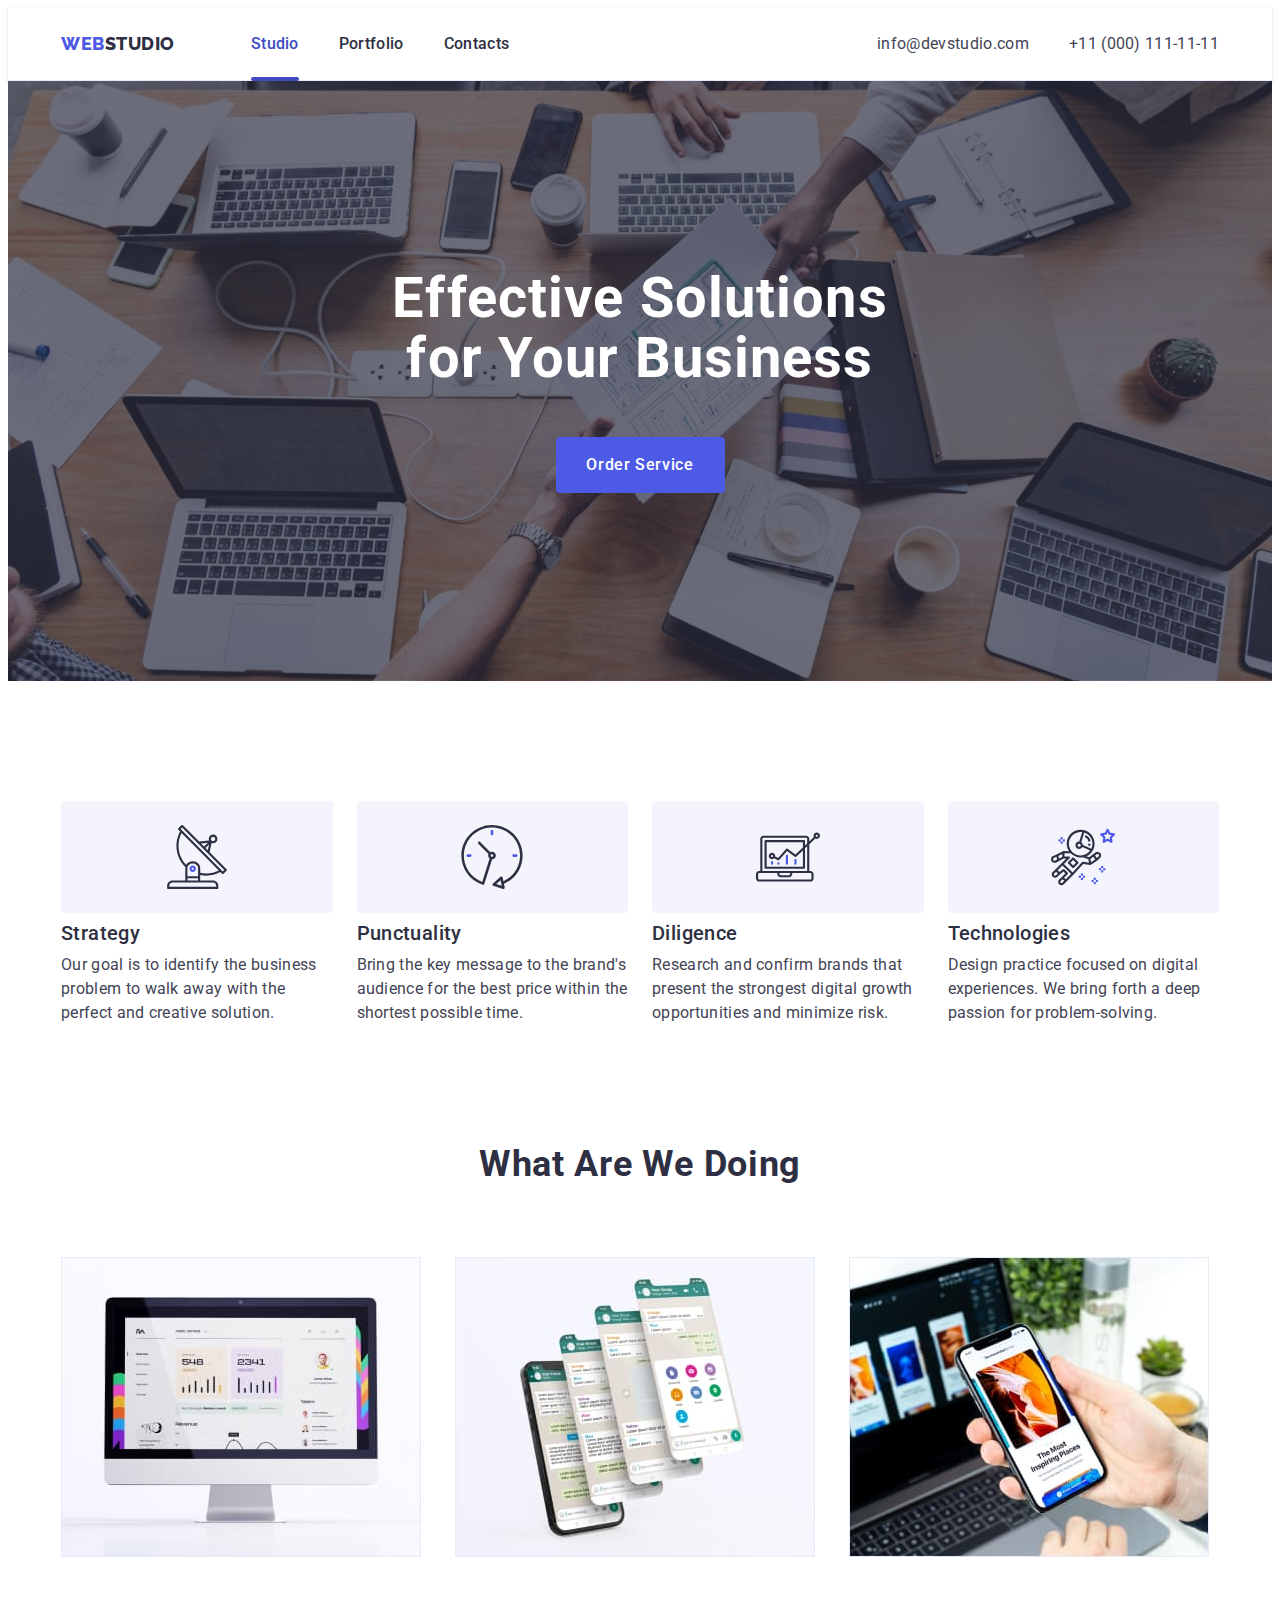
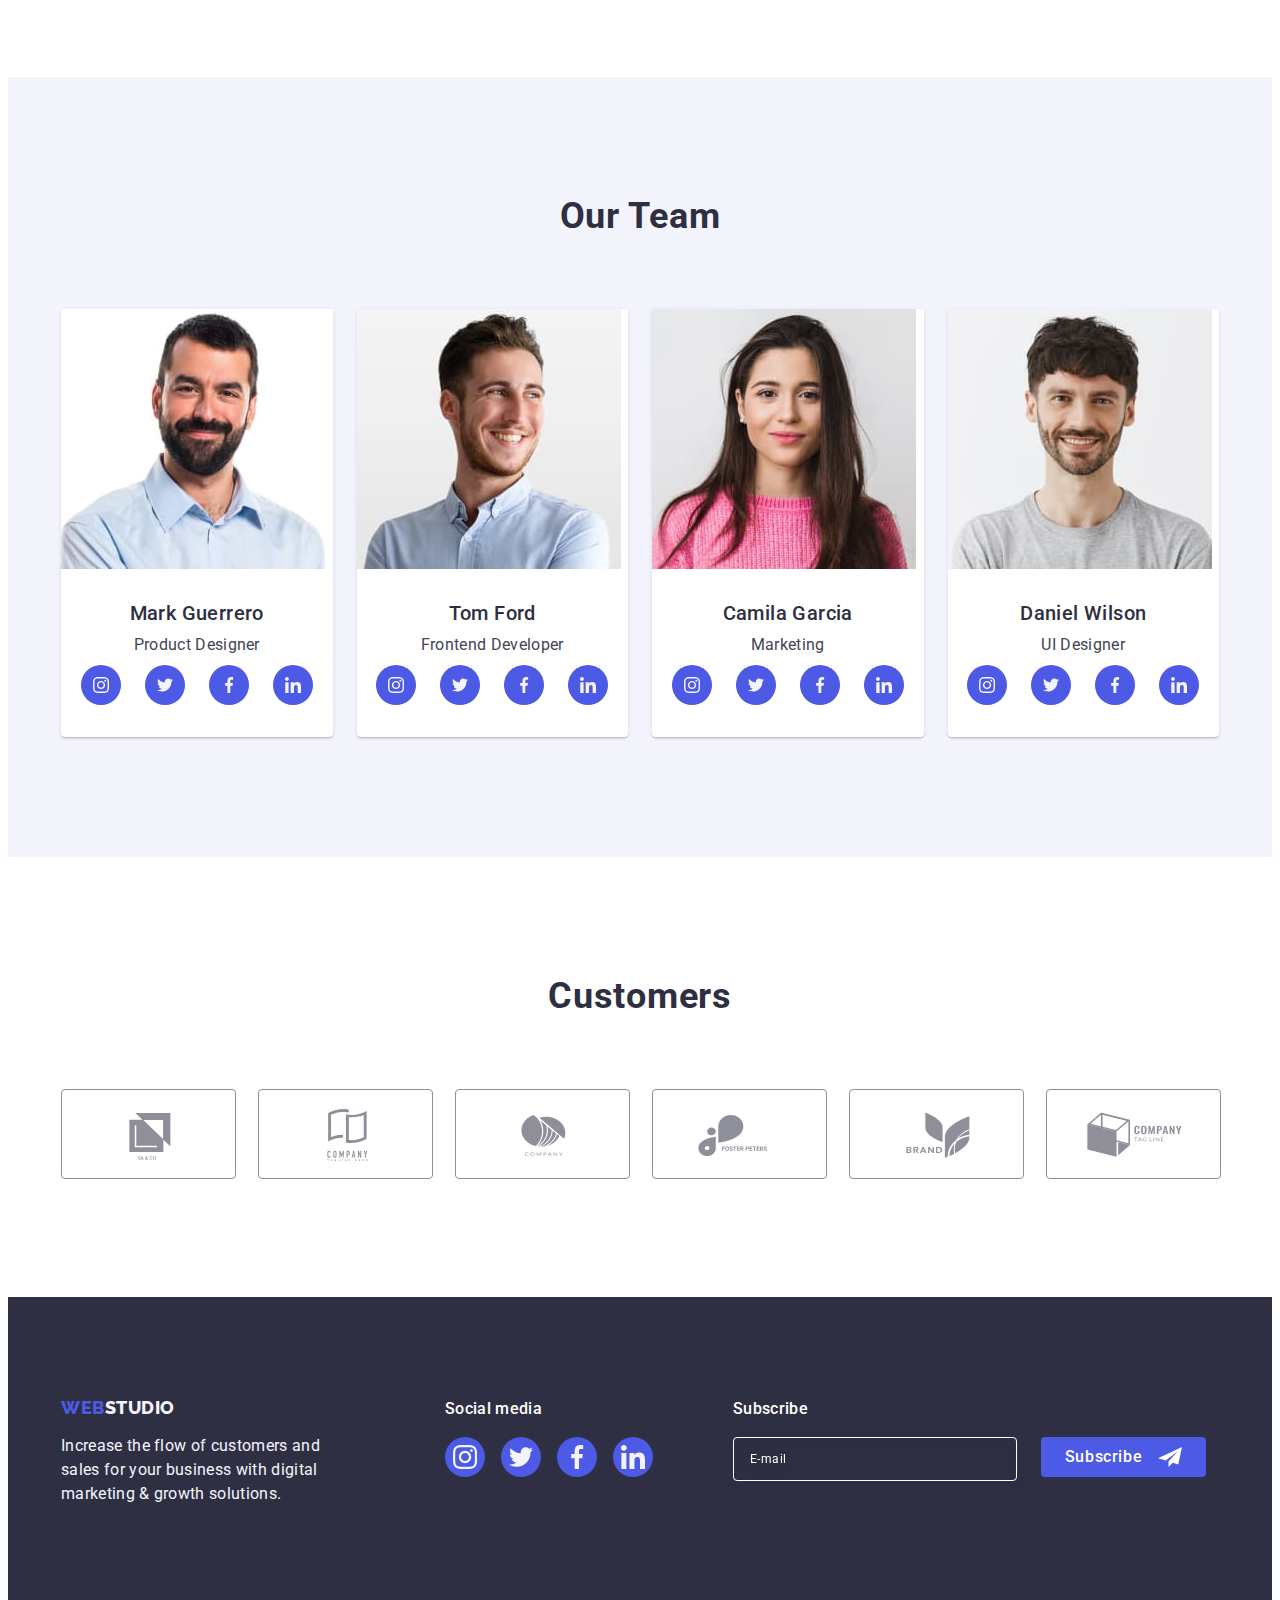
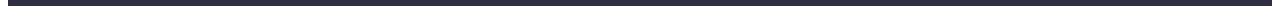
<file: index.html>
<!DOCTYPE html>
<html lang="en">
  <head>
    <meta charset="UTF-8" />
    <meta name="viewport" content="width=device-width, initial-scale=1.0" />
    <link rel="preconnect" href="https://fonts.googleapis.com" />
    <link rel="preconnect" href="https://fonts.gstatic.com" crossorigin />
    <link
      href="https://fonts.googleapis.com/css2?family=Raleway:wght@800&family=Roboto:wght@400;500;700;900&display=swap"
      rel="stylesheet"
    />
    <title>Document</title>
    <link
      rel="stylesheet"
      href="https://cdnjs.cloudflare.com/ajax/libs/modern-normalize/2.0.0/modern-normalize.min.css"
      integrity="sha512-4xo8blKMVCiXpTaLzQSLSw3KFOVPWhm/TRtuPVc4WG6kUgjH6J03IBuG7JZPkcWMxJ5huwaBpOpnwYElP/m6wg=="
      crossorigin="anonymous"
      referrerpolicy="no-referrer"
    />
    <link rel="stylesheet" href="./css/styles.css" />
  </head>
  <body>
    <!-- Header -->
    <header class="header-style">
      <div class="header-line-container container">
        <nav class="list nav-list">
          <a class="logo link" href="./index.html"
            >Web<span class="studio-color">Studio</span></a
          >
          <ul class="list nav-list-style">
            <li>
              <a class="list link nav-link current" href="./index.html">
                Studio
              </a>
            </li>
            <li>
              <a class="list link nav-link" href="./portfolio.html">
                Portfolio
              </a>
            </li>
            <li><a class="list link nav-link" href="">Contacts</a></li>
          </ul>
        </nav>
        <address class="address-list">
          <ul class="list nav-list-style">
            <li>
              <a class="address-link link" href="mailto:info@devstudio.com">
                info@devstudio.com
              </a>
            </li>
            <li>
              <a class="address-link link" href="tel:+110001111111">
                +11 (000) 111-11-11
              </a>
            </li>
          </ul>
        </address>
      </div>
    </header>

    <!-- Main content -->
    <main>
      <!-- Section 1 -->
      <section class="first-section-background">
        <div class="container">
          <h1 class="first-section-text">
            Effective Solutions for Your Business
          </h1>
          <button class="order-service-btn" type="button" data-modal-open>
            Order Service
          </button>
        </div>
      </section>

      <!-- Section 2 -->
      <section class="section-two">
        <div class="container">
          <h2 class="visually-hidden">Заголовок що буде приховано</h2>
          <ul class="list section-two-list">
            <li class="section-two-item-width">
              <div class="icon-container">
                <svg width="64" height="64">
                  <use href="./images/icons.svg#icon1"></use>
                </svg>
              </div>
              <h3 class="card card-margin">Strategy</h3>
              <p class="main-text">
                Our goal is to identify the business problem to walk away with
                the perfect and creative solution.
              </p>
            </li>
            <li class="section-two-item-width">
              <div class="icon-container">
                <svg width="64" height="64">
                  <use href="./images/icons.svg#icon2"></use>
                </svg>
              </div>
              <h3 class="card card-margin">Punctuality</h3>
              <p class="main-text">
                Bring the key message to the brand's audience for the best price
                within the shortest possible time.
              </p>
            </li>
            <li class="section-two-item-width">
              <div class="icon-container">
                <svg width="64" height="64">
                  <use href="./images/icons.svg#icon3"></use>
                </svg>
              </div>
              <h3 class="card card-margin">Diligence</h3>
              <p class="main-text">
                Research and confirm brands that present the strongest digital
                growth opportunities and minimize risk.
              </p>
            </li>
            <li class="section-two-item-width">
              <div class="icon-container">
                <svg width="64" height="64">
                  <use href="./images/icons.svg#icon4"></use>
                </svg>
              </div>
              <h3 class="card card-margin">Technologies</h3>
              <p class="main-text">
                Design practice focused on digital experiences. We bring forth a
                deep passion for problem-solving.
              </p>
            </li>
          </ul>
        </div>
      </section>

      <!-- Section 3 -->
      <section class="third-section">
        <div class="container">
          <h2 class="third-section-title">What are we doing</h2>
          <ul class="list third-section-list">
            <li class="section-three-item-width">
              <img
                src="./images/pc.jpg"
                alt="Монітор із графіками"
                width="360"
              />
            </li>
            <li class="section-three-item-width">
              <img
                src="./images/smartphone.jpg"
                alt="Смартфон із відкритим месенджером"
                width="360"
              />
            </li>
            <li class="section-three-item-width">
              <img
                src="./images/smartinhand.jpg"
                alt="Смартфон в руці із вікритим посиланням на сайт"
                width="360"
              />
            </li>
          </ul>
        </div>
      </section>

      <!-- Section 4 -->
      <section class="fourth-section-background">
        <div class="container">
          <h2 class="fourth-section-title">Our Team</h2>
          <ul class="list fourth-section-list">
            <li class="container-background">
              <img
                src="./images/markguerrero.jpg"
                alt="Product Designer"
                width="264"
              />
              <div class="worker-card">
                <h3 class="card-name">Mark Guerrero</h3>
                <p class="main-text card-prof">Product Designer</p>
                <ul class="list icon-list">
                  <li class="icon-box">
                    <a
                      class="social-link"
                      href="https://instagram.com/"
                      target="_blank"
                    >
                      <svg class="icons-fill" width="16" height="16">
                        <use href="./images/icons.svg#instagram"></use>
                      </svg>
                    </a>
                  </li>
                  <li class="icon-box">
                    <a
                      class="social-link"
                      href="https://twitter.com/"
                      target="_blank"
                    >
                      <svg class="icons-fill" width="16" height="16">
                        <use href="./images/icons.svg#twitter"></use>
                      </svg>
                    </a>
                  </li>
                  <li class="icon-box">
                    <a
                      class="social-link"
                      href="https://facebook.com/"
                      target="_blank"
                    >
                      <svg class="icons-fill" width="16" height="16">
                        <use href="./images/icons.svg#facebook"></use>
                      </svg>
                    </a>
                  </li>
                  <li class="icon-box">
                    <a
                      class="social-link"
                      href="https://www.linkedin.com/"
                      target="_blank"
                    >
                      <svg class="icons-fill" width="16" height="16">
                        <use href="./images/icons.svg#linkedin"></use>
                      </svg>
                    </a>
                  </li>
                </ul>
              </div>
            </li>

            <li class="container-background">
              <img
                src="./images/tomford.jpg"
                alt="Frontend Developer"
                width="264"
              />
              <div class="worker-card">
                <h3 class="card-name">Tom Ford</h3>
                <p class="main-text card-prof">Frontend Developer</p>
                <ul class="list icon-list">
                  <li class="icon-box">
                    <a
                      class="social-link"
                      href="https://instagram.com/"
                      target="_blank"
                    >
                      <svg class="icons-fill" width="16" height="16">
                        <use href="./images/icons.svg#instagram"></use>
                      </svg>
                    </a>
                  </li>
                  <li class="icon-box">
                    <a
                      class="social-link"
                      href="https://twitter.com/"
                      target="_blank"
                    >
                      <svg class="icons-fill" width="16" height="16">
                        <use href="./images/icons.svg#twitter"></use>
                      </svg>
                    </a>
                  </li>
                  <li class="icon-box">
                    <a
                      class="social-link"
                      href="https://facebook.com/"
                      target="_blank"
                    >
                      <svg class="icons-fill" width="16" height="16">
                        <use href="./images/icons.svg#facebook"></use>
                      </svg>
                    </a>
                  </li>
                  <li class="icon-box">
                    <a
                      class="social-link"
                      href="https://www.linkedin.com/"
                      target="_blank"
                    >
                      <svg class="icons-fill" width="16" height="16">
                        <use href="./images/icons.svg#linkedin"></use>
                      </svg>
                    </a>
                  </li>
                </ul>
              </div>
            </li>

            <li class="container-background">
              <img
                src="./images/camilagarcia.jpg"
                alt="Marketing"
                width="264"
              />
              <div class="worker-card">
                <h3 class="card-name">Camila Garcia</h3>
                <p class="main-text card-prof">Marketing</p>
                <ul class="list icon-list">
                  <li class="icon-box">
                    <a
                      class="social-link"
                      href="https://instagram.com/"
                      target="_blank"
                    >
                      <svg class="icons-fill" width="16" height="16">
                        <use href="./images/icons.svg#instagram"></use>
                      </svg>
                    </a>
                  </li>
                  <li class="icon-box">
                    <a
                      class="social-link"
                      href="https://twitter.com/"
                      target="_blank"
                    >
                      <svg class="icons-fill" width="16" height="16">
                        <use href="./images/icons.svg#twitter"></use>
                      </svg>
                    </a>
                  </li>
                  <li class="icon-box">
                    <a
                      class="social-link"
                      href="https://facebook.com/"
                      target="_blank"
                    >
                      <svg class="icons-fill" width="16" height="16">
                        <use href="./images/icons.svg#facebook"></use>
                      </svg>
                    </a>
                  </li>
                  <li class="icon-box">
                    <a
                      class="social-link"
                      href="https://www.linkedin.com/"
                      target="_blank"
                    >
                      <svg class="icons-fill" width="16" height="16">
                        <use href="./images/icons.svg#linkedin"></use>
                      </svg>
                    </a>
                  </li>
                </ul>
              </div>
            </li>

            <li class="container-background">
              <img
                src="./images/danielwilson.jpg"
                alt="UI Designer"
                width="264"
              />
              <div class="worker-card">
                <h3 class="card-name">Daniel Wilson</h3>
                <p class="main-text card-prof">UI Designer</p>
                <ul class="list icon-list">
                  <li class="icon-box">
                    <a
                      class="social-link"
                      href="https://instagram.com/"
                      target="_blank"
                    >
                      <svg class="icons-fill" width="16" height="16">
                        <use href="./images/icons.svg#instagram"></use>
                      </svg>
                    </a>
                  </li>
                  <li class="icon-box">
                    <a
                      class="social-link"
                      href="https://twitter.com/"
                      target="_blank"
                    >
                      <svg class="icons-fill" width="16" height="16">
                        <use href="./images/icons.svg#twitter"></use>
                      </svg>
                    </a>
                  </li>
                  <li class="icon-box">
                    <a
                      class="social-link"
                      href="https://facebook.com/"
                      target="_blank"
                    >
                      <svg class="icons-fill" width="16" height="16">
                        <use href="./images/icons.svg#facebook"></use>
                      </svg>
                    </a>
                  </li>
                  <li class="icon-box">
                    <a
                      class="social-link"
                      href="https://www.linkedin.com/"
                      target="_blank"
                    >
                      <svg class="icons-fill" width="16" height="16">
                        <use href="./images/icons.svg#linkedin"></use>
                      </svg>
                    </a>
                  </li>
                </ul>
              </div>
            </li>
          </ul>
        </div>
      </section>

      <!-- Section 5 -->
      <section class="fifth-section">
        <div class="container">
          <h2 class="fifth-section-title">Customers</h2>

          <ul class="list customer-section-list">
            <li class="customer-list-item">
              <a class="customer-link" href="#" target="_blank">
                <svg class="customer-icon" width="104" height="56">
                  <use href="./images/icons.svg#logo1"></use>
                </svg>
              </a>
            </li>
            <li class="customer-list-item">
              <a class="customer-link" href="#" target="_blank">
                <svg class="customer-icon" width="104" height="56">
                  <use href="./images/icons.svg#logo2"></use>
                </svg>
              </a>
            </li>
            <li class="customer-list-item">
              <a class="customer-link" href="#" target="_blank">
                <svg class="customer-icon" width="104" height="56">
                  <use href="./images/icons.svg#logo3"></use>
                </svg>
              </a>
            </li>
            <li class="customer-list-item">
              <a class="customer-link" href="#" target="_blank">
                <svg class="customer-icon" width="104" height="56">
                  <use href="./images/icons.svg#logo4"></use>
                </svg>
              </a>
            </li>
            <li class="customer-list-item">
              <a class="customer-link" href="#" target="_blank">
                <svg class="customer-icon" width="104" height="56">
                  <use href="./images/icons.svg#logo5"></use>
                </svg>
              </a>
            </li>
            <li class="customer-list-item">
              <a class="customer-link" href="#" target="_blank">
                <svg class="customer-icon" width="104" height="56">
                  <use href="./images/icons.svg#logo6"></use>
                </svg>
              </a>
            </li>
          </ul>
        </div>
      </section>
    </main>

    <!-- Footer -->
    <footer class="footer-container">
      <div class="container footer-box">
        <div class="footer-aside">
          <a class="footer-logo" href="./index.html"
            >Web<span class="footer-studio-color">Studio</span>
          </a>
          <p class="footer-text">
            Increase the flow of customers and sales for your business with
            digital marketing & growth solutions.
          </p>
        </div>

        <div class="social-media-container">
          <p class="social-media-title">Social media</p>
          <ul class="list social-media-list">
            <li class="icon-box">
              <a
                class="footer-social-link"
                href="https://instagram.com/"
                target="_blank"
              >
                <svg class="icons-fill" width="24" height="24">
                  <use href="./images/icons.svg#instagram"></use>
                </svg>
              </a>
            </li>
            <li class="icon-box">
              <a
                class="footer-social-link"
                href="https://twitter.com/"
                target="_blank"
              >
                <svg class="icons-fill" width="24" height="24">
                  <use href="./images/icons.svg#twitter"></use>
                </svg>
              </a>
            </li>
            <li class="icon-box">
              <a
                class="footer-social-link"
                href="https://facebook.com/"
                target="_blank"
              >
                <svg class="icons-fill" width="24" height="24">
                  <use href="./images/icons.svg#facebook"></use>
                </svg>
              </a>
            </li>
            <li class="icon-box">
              <a
                class="footer-social-link"
                href="https://www.linkedin.com/"
                target="_blank"
              >
                <svg class="icons-fill" width="24" height="24">
                  <use href="./images/icons.svg#linkedin"></use>
                </svg>
              </a>
            </li>
          </ul>
        </div>
        <!-- Subscribe form -->
        <div class="subscribe-form-container">
          <p class="subscribe-title">Subscribe</p>
          <form class="subscribe-form">
            <label class="subscribe-label">
              <input
                class="subscribe-input"
                type="email"
                name="user-email"
                placeholder="E-mail"
              />
            </label>
            <button class="subscribe-btn" type="submit">
              Subscribe
              <svg class="subscribe-icon" width="24" height="24">
                <use href="./images/icons.svg#subscribeicon"></use>
              </svg>
            </button>
          </form>
        </div>
      </div>
    </footer>

    <!-- Modal window -->
    <div class="backdrop is-hidden" data-modal>
      <div class="modal-window">
        <button class="button-close" type="button" data-modal-close>
          <svg class="close-icon" width="8" height="8">
            <use href="./images/icons.svg#closeicon"></use>
          </svg>
        </button>
        <p class="callback-form-tittle">
          Leave your contacts and we will call you back
        </p>
        <form>
          <!--Name-->
          <div class="callback-form-container">
            <label for="user-name" class="label-tittle">Name</label>
            <div class="input-container">
              <input
                class="input-content"
                type="text"
                id="user-name"
                name="user-name"
              />
              <svg class="callback-icon" width="18" height="24">
                <use href="./images/icons.svg#iconname"></use>
              </svg>
            </div>
          </div>
          <!--Phone-->
          <div class="callback-form-container">
            <label for="user-phone" class="label-tittle">Phone</label>
            <div class="input-container">
              <input
                class="input-content"
                type="tel"
                id="user-phone"
                name="user-phone"
              />
              <svg class="callback-icon" width="18" height="24">
                <use href="./images/icons.svg#iconphone"></use>
              </svg>
            </div>
          </div>
          <!--Email-->
          <div class="callback-form-container">
            <label for="user-email" class="label-tittle">Email</label>
            <div class="input-container">
              <input
                class="input-content"
                type="email"
                id="user-email"
                name="user-email"
              />
              <svg class="callback-icon" width="18" height="24">
                <use href="./images/icons.svg#iconemail"></use>
              </svg>
            </div>
          </div>
          <!--Comment-->
          <div class="callback-form-container comment">
            <label for="user-comment" class="label-tittle">Comment</label>
            <textarea
              class="comment-content"
              name="user-comment"
              id="user-comment"
              placeholder="Text input"
              cols="30"
              rows="40"
            >
            </textarea>
          </div>
          <!--Checkbox-->
          <div class="checkbox-container">
            <input
              class="visually-hidden input"
              type="checkbox"
              id="user-privacy"
              name="user-privacy"
              value="true"
            />
            <label for="user-privacy" class="comment-label-tittle">
              <span class="checkbox-item">
                <svg class="checkbox-icon" width="10" height="8">
                  <use href="./images/icons.svg#checkbox"></use>
                </svg> </span
              >I accept the terms and conditions of the
              <a class="privacy-policy-link" href="">Privacy Policy</a>
            </label>
          </div>
          <!--Form button-->
          <button class="callback-btn">Send</button>
        </form>
      </div>
    </div>
    <script src="./js/modal.js"></script>
  </body>
</html>
</file>
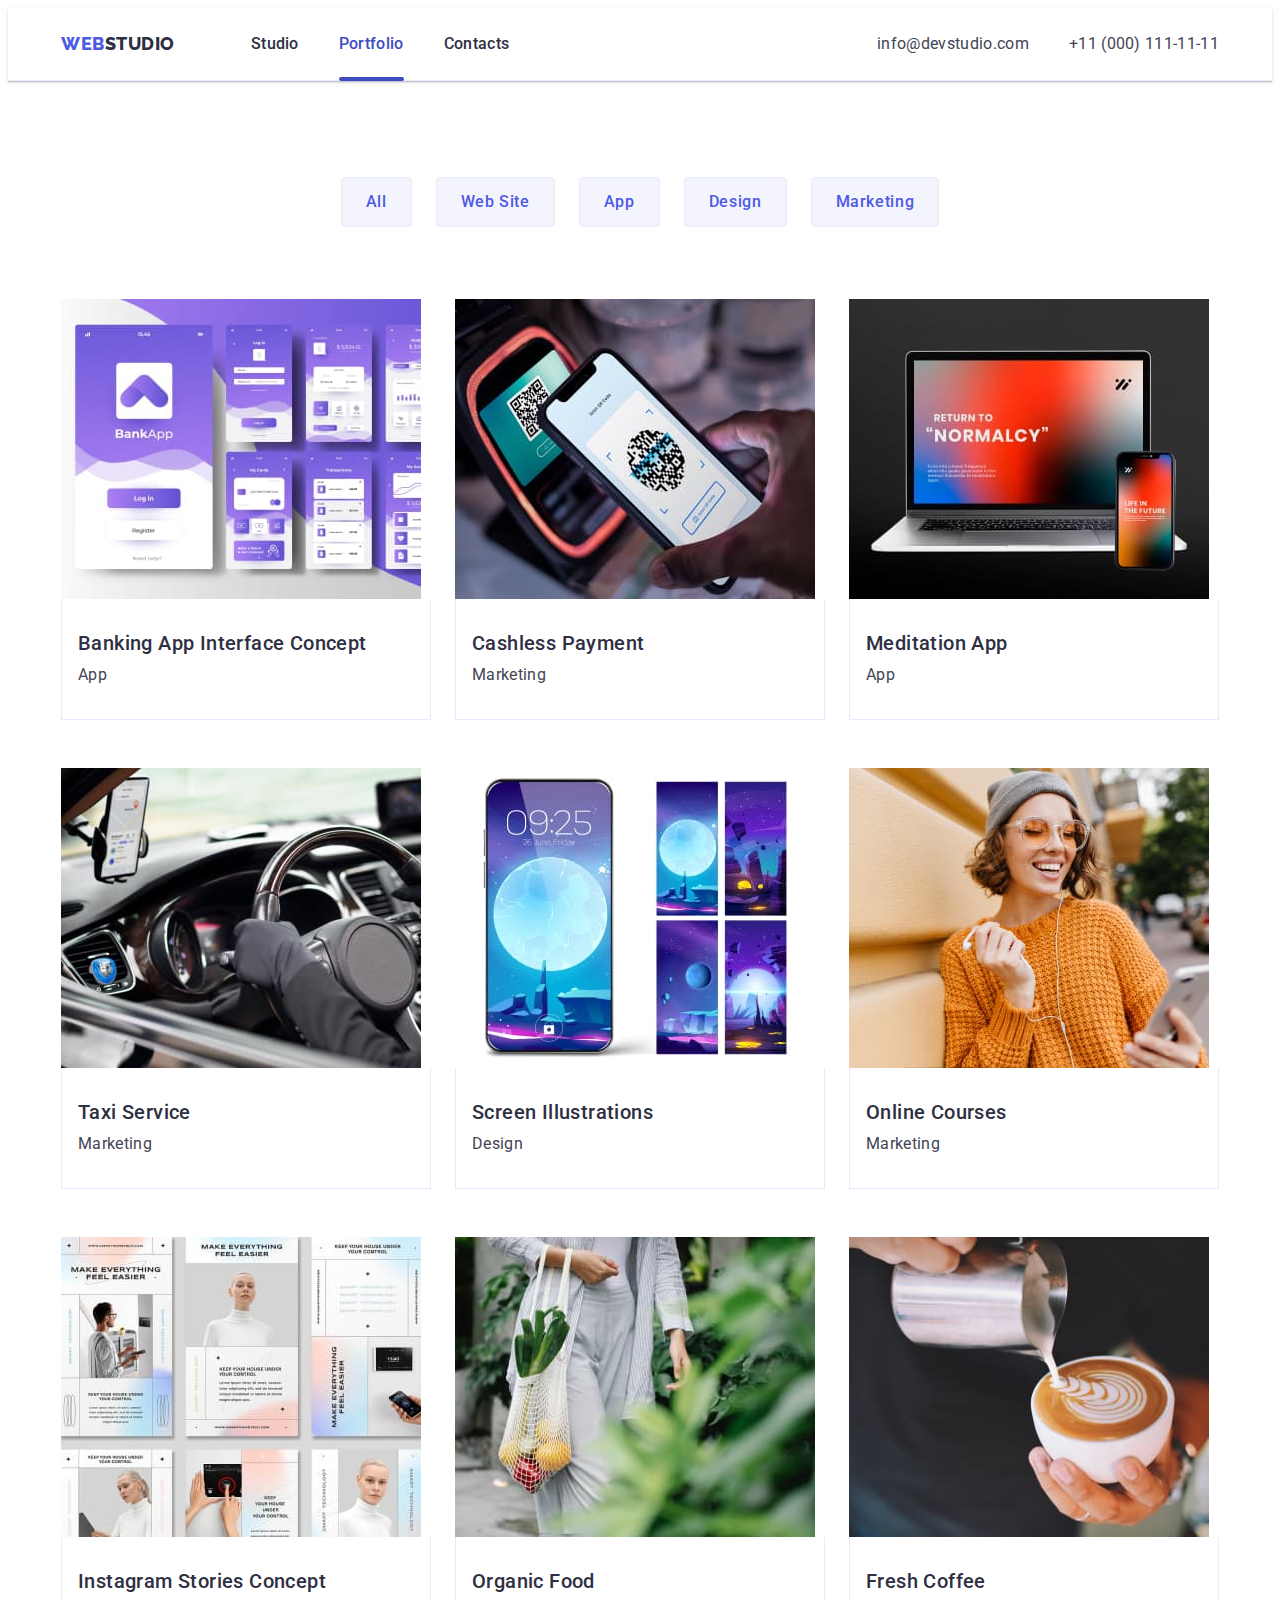
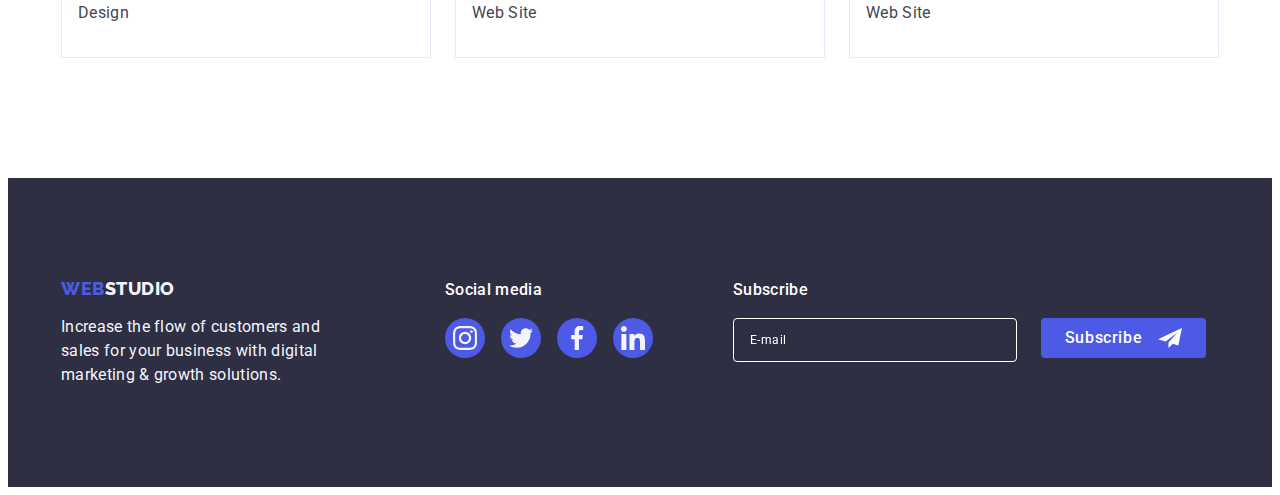
<file: portfolio.html>
<!DOCTYPE html>
<html lang="en">
  <head>
    <meta charset="UTF-8" />
    <meta name="viewport" content="width=device-width, initial-scale=1.0" />
    <link rel="preconnect" href="https://fonts.googleapis.com" />
    <link rel="preconnect" href="https://fonts.gstatic.com" crossorigin />
    <link
      href="https://fonts.googleapis.com/css2?family=Raleway:wght@800&family=Roboto:wght@400;500;700;900&display=swap"
      rel="stylesheet"
    />
    <title>Portfolio</title>
    <link
      rel="stylesheet"
      href="https://cdnjs.cloudflare.com/ajax/libs/modern-normalize/2.0.0/modern-normalize.min.css"
      integrity="sha512-4xo8blKMVCiXpTaLzQSLSw3KFOVPWhm/TRtuPVc4WG6kUgjH6J03IBuG7JZPkcWMxJ5huwaBpOpnwYElP/m6wg=="
      crossorigin="anonymous"
      referrerpolicy="no-referrer"
    />
    <link rel="stylesheet" href="./css/styles.css" />
  </head>
  <body>
    <!-- Header -->
    <header class="header-style">
      <div class="header-line-container container">
        <nav class="list nav-list">
          <a class="logo link" href="./index.html"
            >Web<span class="studio-color">Studio</span></a
          >
          <ul class="list nav-list-style">
            <li>
              <a class="list link nav-link" href="./index.html">Studio</a>
            </li>
            <li>
              <a class="list link nav-link current" href="./portfolio.html"
                >Portfolio</a
              >
            </li>
            <li><a class="list link nav-link" href="">Contacts</a></li>
          </ul>
        </nav>
        <address class="address-list">
          <ul class="list nav-list-style">
            <li>
              <a class="address-link link" href="mailto:info@devstudio.com"
                >info@devstudio.com</a
              >
            </li>
            <li>
              <a class="address-link link" href="tel:+110001111111"
                >+11 (000) 111-11-11</a
              >
            </li>
          </ul>
        </address>
      </div>
    </header>

    <!-- Main content -->
    <main>
      <section class="portfolio-filter">
        <div class="container">
          <h1 class="visually-hidden">Заголовок що буде приховано</h1>

          <!-- Filter Btn-->
          <ul class="list filter-button-list">
            <li>
              <button class="filter-button" type="button">All</button>
            </li>
            <li>
              <button class="filter-button" type="button">Web Site</button>
            </li>
            <li>
              <button class="filter-button" type="button">App</button>
            </li>
            <li>
              <button class="filter-button" type="button">Design</button>
            </li>
            <li>
              <button class="filter-button" type="button">Marketing</button>
            </li>
          </ul>

          <!-- Filter cards -->
          <ul class="list filter-card-list">
            <li class="filter-card-item">
              <a class="link app-link" href="">
                <div class="overlay-container">
                  <img
                    src="./images/bankinginterface.jpg"
                    alt="Banking app interface"
                    width="360"
                  />
                  <p class="overlay-desc">
                    14 Stylish and User-Friendly App Design Concepts · Task
                    Manager App · Calorie Tracker App · Exotic Fruit Ecommerce
                    App · Cloud Storage App
                  </p>
                </div>
                <div class="card-info">
                  <h2 class="card card-portfolio-descr">
                    Banking App Interface Concept
                  </h2>
                  <p class="main-text">App</p>
                </div>
              </a>
            </li>

            <li class="filter-card-item">
              <a class="link app-link" href="">
                <div class="overlay-container">
                  <img
                    src="./images/cashlesspayment.jpg"
                    alt="Cashless payment"
                    width="360"
                  />
                  <p class="overlay-desc">
                    14 Stylish and User-Friendly App Design Concepts · Task
                    Manager App · Calorie Tracker App · Exotic Fruit Ecommerce
                    App · Cloud Storage App
                  </p>
                </div>
                <div class="card-info">
                  <h2 class="card card-portfolio-descr">Cashless Payment</h2>
                  <p class="main-text">Marketing</p>
                </div>
              </a>
            </li>

            <li class="filter-card-item">
              <a class="link app-link" href="">
                <div class="overlay-container">
                  <img
                    src="./images/meditationapp.jpg"
                    alt="Meditation app"
                    width="360"
                  />
                  <p class="overlay-desc">
                    14 Stylish and User-Friendly App Design Concepts · Task
                    Manager App · Calorie Tracker App · Exotic Fruit Ecommerce
                    App · Cloud Storage App
                  </p>
                </div>
                <div class="card-info">
                  <h2 class="card card-portfolio-descr">Meditation App</h2>
                  <p class="main-text">App</p>
                </div>
              </a>
            </li>

            <li class="filter-card-item">
              <a class="link app-link" href="">
                <div class="overlay-container">
                  <img
                    src="./images/taxiservice.jpg"
                    alt="Taxi service"
                    width="360"
                  />
                  <p class="overlay-desc">
                    14 Stylish and User-Friendly App Design Concepts · Task
                    Manager App · Calorie Tracker App · Exotic Fruit Ecommerce
                    App · Cloud Storage App
                  </p>
                </div>
                <div class="card-info">
                  <h2 class="card card-portfolio-descr">Taxi Service</h2>
                  <p class="main-text">Marketing</p>
                </div>
              </a>
            </li>

            <li class="filter-card-item">
              <a class="link app-link" href="">
                <div class="overlay-container">
                  <img
                    src="./images/screenillustrations.jpg"
                    alt="Screen illustrations"
                    width="360"
                  />
                  <p class="overlay-desc">
                    14 Stylish and User-Friendly App Design Concepts · Task
                    Manager App · Calorie Tracker App · Exotic Fruit Ecommerce
                    App · Cloud Storage App
                  </p>
                </div>
                <div class="card-info">
                  <h2 class="card card-portfolio-descr">
                    Screen Illustrations
                  </h2>
                  <p class="main-text">Design</p>
                </div>
              </a>
            </li>

            <li class="filter-card-item">
              <a class="link app-link" href="">
                <div class="overlay-container">
                  <img
                    src="./images/onlinecourses.jpg"
                    alt="Online courses"
                    width="360"
                  />
                  <p class="overlay-desc">
                    14 Stylish and User-Friendly App Design Concepts · Task
                    Manager App · Calorie Tracker App · Exotic Fruit Ecommerce
                    App · Cloud Storage App
                  </p>
                </div>
                <div class="card-info">
                  <h2 class="card card-portfolio-descr">Online Courses</h2>
                  <p class="main-text">Marketing</p>
                </div>
              </a>
            </li>

            <li class="filter-card-item">
              <a class="link app-link" href="">
                <div class="overlay-container">
                  <img
                    src="./images/instagramstories.jpg"
                    alt="Instagram stories concept"
                    width="360"
                  />
                  <p class="overlay-desc">
                    14 Stylish and User-Friendly App Design Concepts · Task
                    Manager App · Calorie Tracker App · Exotic Fruit Ecommerce
                    App · Cloud Storage App
                  </p>
                </div>
                <div class="card-info">
                  <h2 class="card card-portfolio-descr">
                    Instagram Stories Concept
                  </h2>
                  <p class="main-text">Design</p>
                </div>
              </a>
            </li>

            <li class="filter-card-item">
              <a class="link app-link" href="">
                <div class="overlay-container">
                  <img
                    src="./images/organicfood.jpg"
                    alt="Organic food"
                    width="360"
                  />
                  <p class="overlay-desc">
                    14 Stylish and User-Friendly App Design Concepts · Task
                    Manager App · Calorie Tracker App · Exotic Fruit Ecommerce
                    App · Cloud Storage App
                  </p>
                </div>
                <div class="card-info">
                  <h2 class="card card-portfolio-descr">Organic Food</h2>
                  <p class="main-text">Web Site</p>
                </div>
              </a>
            </li>

            <li class="filter-card-item">
              <a class="link app-link" href="">
                <div class="overlay-container">
                  <img
                    src="./images/freshcoffee.jpg"
                    alt="Fresh coffee"
                    width="360"
                  />
                  <p class="overlay-desc">
                    14 Stylish and User-Friendly App Design Concepts · Task
                    Manager App · Calorie Tracker App · Exotic Fruit Ecommerce
                    App · Cloud Storage App
                  </p>
                </div>
                <div class="card-info">
                  <h2 class="card card-portfolio-descr">Fresh Coffee</h2>
                  <p class="main-text">Web Site</p>
                </div>
              </a>
            </li>
          </ul>
        </div>
      </section>
    </main>

    <!-- Footer -->
    <footer class="footer-container">
      <div class="container footer-box">
        <div class="footer-aside">
          <a class="footer-logo" href="./index.html"
            >Web<span class="footer-studio-color">Studio</span>
          </a>
          <p class="footer-text">
            Increase the flow of customers and sales for your business with
            digital marketing & growth solutions.
          </p>
        </div>

        <div class="social-media-container">
          <p class="social-media-title">Social media</p>
          <ul class="list social-media-list">
            <li class="icon-box">
              <a
                class="footer-social-link"
                href="https://instagram.com/"
                target="_blank"
              >
                <svg class="icons-fill" width="24" height="24">
                  <use href="./images/icons.svg#instagram"></use>
                </svg>
              </a>
            </li>
            <li class="icon-box">
              <a
                class="footer-social-link"
                href="https://twitter.com/"
                target="_blank"
              >
                <svg class="icons-fill" width="24" height="24">
                  <use href="./images/icons.svg#twitter"></use>
                </svg>
              </a>
            </li>
            <li class="icon-box">
              <a
                class="footer-social-link"
                href="https://facebook.com/"
                target="_blank"
              >
                <svg class="icons-fill" width="24" height="24">
                  <use href="./images/icons.svg#facebook"></use>
                </svg>
              </a>
            </li>
            <li class="icon-box">
              <a
                class="footer-social-link"
                href="https://www.linkedin.com/"
                target="_blank"
              >
                <svg class="icons-fill" width="24" height="24">
                  <use href="./images/icons.svg#linkedin"></use>
                </svg>
              </a>
            </li>
          </ul>
        </div>

        <!-- Subscribe form -->
        <div class="subscribe-form-container">
          <p class="subscribe-title">Subscribe</p>
          <form class="subscribe-form">
            <label class="subscribe-label">
              <input
                class="subscribe-input"
                type="email"
                name="user-email"
                placeholder="E-mail"
              />
            </label>
            <button class="subscribe-btn" type="submit">
              Subscribe
              <svg class="subscribe-icon" width="24" height="24">
                <use href="./images/icons.svg#subscribeicon"></use>
              </svg>
            </button>
          </form>
        </div>
      </div>
    </footer>
  </body>
</html>
</file>
<file: css/styles.css>
:root {
  --slate: #434455;
  --white: #ffffff;
  --navyblue: #2e2f42;
  --iris: #4d5ae5;
  --ocean: #404bbf;
  --cloud: #f4f4fd;
  --cornflower: #e7e9fc;
  --lightslate: #8e8f99;
  --green: #31d0aa;
}

h1,
h2,
h3,
h4,
h5,
h6,
p {
  margin: 0;
}

ul,
ol {
  margin-top: 0;
  margin-bottom: 0;
  padding-left: 0;
}

img {
  display: block;
}

input,
textarea,
button {
  font-family: inherit;
  line-height: inherit;
}

fieldset {
  padding: 0;
  margin: 0;
  border: none;
}

/**
  |============================
  | Global styles
  |============================
*/
body {
  font-family: 'Roboto', sans-serif;
  color: #434455;
  background-color: #ffffff;
}

.link {
  text-decoration: none;
}

.list {
  list-style: none;
  text-decoration: none;
}

.container {
  width: 1158px;
  margin: 0 auto;
  padding: 0 15px;
}

.visually-hidden {
  position: absolute;
  width: 1px;
  height: 1px;
  margin: -1px;
  border: 0;
  padding: 0;
  white-space: nowrap;
  clip-path: inset(100%);
  clip: rect(0 0 0 0);
  overflow: hidden;
}

.main-text {
  font-size: 16px;
  line-height: 1.5;
  letter-spacing: 0.32px;
  color: var(--slate, #434455);
}

.card {
  font-family: 'Roboto', sans-serif;
  font-weight: 500;
  font-size: 20px;
  line-height: 1.2;
  letter-spacing: 0.4px;
  color: var(--navyblue, #2e2f42);
  font-style: normal;
}

/**
  |============================
  | Header style
  |============================
*/

.header-style {
  border-bottom: 1px solid #e7e9fc;
  box-shadow: 0px 2px 1px rgba(46, 47, 66, 0.08),
    0px 1px 1px rgba(46, 47, 66, 0.16), 0px 1px 6px rgba(46, 47, 66, 0.08);
}

.header-line-container {
  display: flex;
  align-items: center;
}

.nav-list {
  display: flex;
  align-items: center;
}

.nav-list-style {
  display: flex;
  gap: 40px;
}

.nav-link {
  color: var(--navyblue, #2e2f42);
  font-family: 'Roboto', sans-serif;
  font-size: 16px;
  font-style: normal;
  font-weight: 500;
  display: block;
  line-height: 1.5;
  letter-spacing: 0.32px;
  padding: 24px 0;
  position: relative;
}

.nav-link:hover,
.nav-link:focus {
  color: #404bbf;
}

.nav-link.current:after {
  position: absolute;
  content: '';
  left: 0;
  bottom: -1px;
  width: 100%;
  height: 4px;
  background-color: #404bbf;
  border-radius: 2px;
  transition: color 250ms cubic-bezier(0.4, 0, 0.2, 1);
}

.address-list {
  margin-left: auto;
}

.address-link {
  color: var(--slate, #434455);
  font-size: 16px;
  font-style: normal;
  font-weight: 400;
  line-height: 1.5;
  letter-spacing: 0.32px;
  margin-left: auto;
  transition: color 250ms cubic-bezier(0.4, 0, 0.2, 1);
}

.address-link:hover,
.address-link:focus {
  color: #404bbf;
}

.logo {
  color: var(--iris, #4d5ae5);
  font-family: 'Raleway', sans-serif;
  font-size: 18px;
  font-style: normal;
  font-weight: 800;
  line-height: 1.17;
  letter-spacing: 0.54px;
  text-transform: uppercase;
  margin-right: 76px;
  padding: 24px 0;
}

.studio-color {
  color: var(--navyblue, #2e2f42);
}

.current {
  color: #404bbf;
  transition: color 250ms cubic-bezier(0.4, 0, 0.2, 1);
}

/**
  |============================
  | Footer styles
  |============================
*/

.footer-container {
  color: var(--cloud, #f4f4fd);
  font-family: 'Roboto', sans-serif;
  font-size: 16px;
  font-style: normal;
  font-weight: 400;
  letter-spacing: 0.32px;
  background-color: var(--navyblue, #2e2f42);
  padding: 100px 0;
}

.footer-studio-color {
  color: var(--cloud, #f4f4fd);
  font-family: 'Raleway', sans-serif;
  font-size: 18px;
  font-style: normal;
  font-weight: 800;
  line-height: 1.17;
  letter-spacing: 0.54px;
  text-transform: uppercase;
}

.footer-text {
  color: var(--slate, #434455);
  font-family: 'Roboto', sans-serif;
  font-size: 16px;
  font-style: normal;
  font-weight: 400;
  line-height: 1.5;
  letter-spacing: 0.32px;
  list-style: none;
  color: var(--cloud);
  max-width: 264px;
}

.footer-logo {
  display: inline-block;
  margin-bottom: 16px;
  margin-right: 0;
  text-decoration: none;

  color: var(--iris, #4d5ae5);
  font-family: 'Raleway', sans-serif;
  font-size: 18px;
  font-style: normal;
  font-weight: 800;
  line-height: 1.17;
  letter-spacing: 0.54px;
  text-transform: uppercase;
  margin-right: 76px;
}

.footer-aside {
  margin-right: 120px;
}

.footer-box {
  display: flex;
  align-items: baseline;
}

.social-media-title {
  font-size: 16px;
  font-style: normal;
  font-weight: 500;
  line-height: 1.5;
  letter-spacing: 0.02em;
  color: var(--white, #ffffff);
  margin-bottom: 16px;
}

.social-media-list {
  display: flex;
  gap: 16px;
}

.footer-social-link {
  width: 100%;
  height: 100%;
  background-color: var(--iris, #4d5ae5);
  border-radius: 50%;
  display: flex;
  justify-content: center;
  align-items: center;
  transition: background-color 250ms cubic-bezier(0.4, 0, 0.2, 1);
}

.footer-social-link:hover,
.footer-social-link:focus {
  background-color: var(--green, #31d0aa);
}

/* Footer form styles */

.subscribe-form-container {
  margin-left: 80px;
}

.subscribe-title {
  margin-bottom: 16px;
  font-weight: 500;
  font-size: 16px;
  line-height: 1.5;
  letter-spacing: 0.02em;
  color: var(--white, #ffffff);
}

.subscribe-form {
  display: flex;
  gap: 24px;
}

.subscribe-btn {
  min-width: 165px;
  height: 40px;
  display: flex;
  justify-content: center;
  align-items: center;
  font-family: 'Roboto', sans-serif;
  font-size: 16px;
  font-weight: 500;
  line-height: 1.5;
  letter-spacing: 0.04em;
  color: var(--white, #ffffff);
  cursor: pointer;
  background-color: var(--iris, #4d5ae5);
  border: none;
  border-radius: 4px;
}

.subscribe-icon {
  margin-left: 16px;
  fill: var(--white, #ffffff);
}

.subscribe-btn:hover,
.subscribe-btn:focus {
  background-color: #404bbf;
  cursor: pointer;
}

.subscribe-input {
  width: 264px;
  height: 40px;
  border: 1px solid var(--white, #ffffff);
  background-color: transparent;
  font-size: 12px;
  line-height: 1.5;
  letter-spacing: 0.04em;
  padding-left: 16px;
  filter: drop-shadow(0px 4px 4px rgba(0, 0, 0, 0.15));
  border-radius: 4px;
  color: var(--white, #ffffff);
}

input::placeholder {
  color: var(--white, #ffffff);
}

/**
  |============================
  | Modal window styles
  |============================
*/
.backdrop {
  position: fixed;
  top: 0;
  width: 100%;
  height: 100%;
  background-color: rgba(46, 47, 66, 0.4);
  transition: opacity 250ms cubic-bezier(0.4, 0, 0.2, 1),
    visibility 250ms cubic-bezier(0.4, 0, 0.2, 1);
}

.is-hidden {
  opacity: 0;
  visibility: hidden;
  pointer-events: none;
}

.modal-window {
  position: absolute;
  top: 50%;
  left: 50%;
  transform: translate(-50%, -50%) scale(1);
  width: 408px;
  min-height: 584px;
  background: #fcfcfc;
  box-shadow: 0px 1px 1px rgba(0, 0, 0, 0.14), 0px 1px 3px rgba(0, 0, 0, 0.12),
    0px 2px 1px rgba(0, 0, 0, 0.2);
  border-radius: 4px;
  transition: transform 250ms cubic-bezier(0.4, 0, 0.2, 1);

  padding: 72px 24px 24px 24px;
}

.button-close {
  position: absolute;
  top: 24px;
  right: 24px;
  width: 24px;
  height: 24px;
  border-radius: 50%;
  display: flex;
  align-items: center;
  justify-content: center;
  background-color: var(--cornflower, #e7e9fc);
  border: 1px solid rgba(0, 0, 0, 0.1);
  padding: 0;
  cursor: pointer;
  transition: background-color 250ms cubic-bezier(0.4, 0, 0.2, 1),
    border 250ms cubic-bezier(0.4, 0, 0.2, 1);
}

.button-close:hover,
.button-close:focus {
  background-color: #404bbf;
  border: none;
  fill: #ffffff;
}

.close-icon {
  transition: fill 250ms cubic-bezier(0.4, 0, 0.2, 1);
}

/* Modal form styles */

.callback-form-tittle {
  font-weight: 500;
  font-size: 16px;
  line-height: 1.5;
  text-align: center;
  letter-spacing: 0.02em;
  color: var(--navyblue, #2e2f42);
  margin-bottom: 16px;
}

.callback-form-container {
  margin-bottom: 8px;
}

.callback-icon {
  position: absolute;
  left: 16px;
  top: 50%;
  fill: var(--navyblue, #2e2f42);
  transform: translateY(-50%);
  transition: fill 250ms cubic-bezier(0.4, 0, 0.2, 1);
}

.label-tittle {
  font-size: 12px;
  line-height: 1.17;
  letter-spacing: 0.04em;
  color: var(--lightslate, #8e8f99);
  display: block;
  margin-bottom: 4px;
}

.comment-label-tittle {
  font-size: 12px;
  line-height: 1.17;
  letter-spacing: 0.04em;
  color: var(--lightslate, #8e8f99);
  display: block;
}

.input-container {
  position: relative;
}

.input-content {
  width: 100%;
  height: 40px;
  border: 1px solid rgba(46, 47, 66, 0.4);
  border-radius: 4px;
  background-color: transparent;
  padding-left: 38px;
  outline: transparent;
  transition: border-color 250ms cubic-bezier(0.4, 0, 0.2, 1);
}

.input-content:focus {
  border-color: var(--iris, #4d5ae5);
}

.input-content:focus + svg {
  fill: var(--iris, #4d5ae5);
}

.comment-content {
  display: block;
  width: 100%;
  height: 120px;
  font-size: 12px;
  line-height: 1.17;
  letter-spacing: 0.04em;
  color: rgba(46, 47, 66, 0.4);
  border: 1px solid rgba(46, 47, 66, 0.4);
  border-radius: 4px;
  background-color: transparent;
  padding: 8px 16px;
  outline: transparent;
  resize: none;
  transition: border-color 250ms cubic-bezier(0.4, 0, 0.2, 1);
}

.comment {
  margin-bottom: 16px;
}

.comment-content:focus {
  border-color: var(--iris, #4d5ae5);
}

.checkbox-container {
  margin-bottom: 24px;
}

.checkbox-item {
  width: 16px;
  height: 16px;
  border: 1px solid rgba(46, 47, 66, 0.4);
  border-radius: 2px;
  transition: background-color 250ms cubic-bezier(0.4, 0, 0.2, 1),
    border 250ms cubic-bezier(0.4, 0, 0.2, 1),
    fill 250ms cubic-bezier(0.4, 0, 0.2, 1);
  display: inline-flex;
  align-items: center;
  justify-content: center;
  fill: transparent;
  margin-right: 8px;
}

.input:checked + label > span {
  background-color: var(--ocean, #404bbf);
  border: none;
  fill: var(--cloud, #f4f4fd);
}

.privacy-policy-link {
  color: var(--iris, #4d5ae5);
}

.callback-btn {
  display: block;
  min-width: 169px;
  height: 56px;
  font-family: 'Roboto', sans-serif;
  font-size: 16px;
  font-weight: 500;
  line-height: 1.5;
  letter-spacing: 0.04em;
  color: var(--white, #ffffff);
  cursor: pointer;
  background-color: var(--iris, #4d5ae5);
  border: none;
  border-radius: 4px;
  transition: background-color 250ms cubic-bezier(0.4, 0, 0.2, 1);
  margin: 0 auto;
}

.callback-btn:hover,
.callback-btn:focus {
  background-color: #404bbf;
  cursor: pointer;
}

/**
  |============================
  Index.html 
  First section styles
  |============================
*/
.first-section-background {
  background-color: var(--navyblue, #2e2f42);
  padding: 188px 0;
  background-image: linear-gradient(
      rgba(46, 47, 66, 0.7),
      rgba(46, 47, 66, 0.7)
    ),
    url(../images/herobackground.jpg);
  background-repeat: no-repeat;
  background-position: center;
  max-width: 1440px;
  background-size: cover;
  margin: 0 auto;
}

.first-section-text {
  font-size: 56px;
  font-weight: 700;
  line-height: 1.07;
  letter-spacing: 1.12px;
  text-align: center;
  color: #ffffff;
  max-width: 496px;
  margin-left: auto;
  margin-right: auto;
  margin-bottom: 48px;
}

.order-service-btn {
  background-color: #4d5ae5;
  font-family: 'Roboto', sans-serif;
  font-weight: 500;
  font-size: 16px;
  line-height: 1.5;
  letter-spacing: 0.64px;
  color: #ffffff;
  display: block;
  min-width: 169px;
  height: 56px;
  border: none;
  border-radius: 4px;
  cursor: pointer;
  margin-left: auto;
  margin-right: auto;
  transition: background-color 250ms cubic-bezier(0.4, 0, 0.2, 1);
}

.order-service-btn:hover,
.order-service-btn:focus {
  background-color: #404bbf;
  cursor: pointer;
}

/**
  |============================
  | Index.html 
  Second section styles
  |============================
*/
.section-two {
  padding: 120px 0;
}

.section-two-list {
  display: flex;
  gap: 24px;
}

.section-two-item-width {
  width: calc((100% - 72px) / 4);
}

.card-margin {
  margin-bottom: 8px;
}

.icon-container {
  display: flex;
  border-radius: 4px;
  background: var(--cloud, #f4f4fd);
  justify-content: center;
  align-items: center;
  height: 112px;
  margin-bottom: 8px;
}

/**
  |============================
  | Index.html 
  Third section styles
  |============================
*/

.third-section {
  padding-bottom: 120px;
}

.third-section-title {
  font-size: 36px;
  font-style: normal;
  font-weight: 700;
  line-height: 1.11;
  text-align: center;
  letter-spacing: 0.72px;
  text-transform: capitalize;
  color: var(--navyblue, #2e2f42);
  margin-bottom: 72px;
}

.third-section-list {
  display: flex;
  gap: 24px;
}

.section-three-item-width {
  width: calc((100% - 48px) / 3);
}

/**
  |============================
  | Index.html 
  Fourth section styles
  |============================
*/
.fourth-section-background {
  background-color: #f4f4fd;
  padding: 120px 0;
}

.fourth-section-list {
  display: flex;
  gap: 24px;
}

.container-background {
  background-color: #ffffff;
  width: calc((100% - 72px) / 4);
  border-radius: 0px 0px 4px 4px;
  background: var(--white, #fff);
  box-shadow: 0px 2px 1px 0px rgba(46, 47, 66, 0.08),
    0px 1px 1px 0px rgba(46, 47, 66, 0.16),
    0px 1px 6px 0px rgba(46, 47, 66, 0.08);
}

.fourth-section-title {
  font-size: 36px;
  font-style: normal;
  font-weight: 700;
  line-height: 1.11;
  text-align: center;
  letter-spacing: 0.72px;
  text-transform: capitalize;
  color: var(--navyblue, #2e2f42);
  margin-bottom: 72px;
}

.worker-card {
  padding: 32px 0;
}

.card-name {
  font-family: 'Roboto', sans-serif;
  font-weight: 500;
  font-size: 20px;
  line-height: 1.2;
  letter-spacing: 0.4px;
  color: var(--navyblue, #2e2f42);
  font-style: normal;
  text-align: center;
  margin-bottom: 8px;
}

.card-prof {
  text-align: center;
  margin-bottom: 8px;
}

.icon-list {
  display: flex;
  justify-content: center;
  gap: 24px;
}

.icon-box {
  width: 40px;
  height: 40px;
}

.social-link {
  width: 100%;
  height: 100%;
  background-color: var(--iris, #4d5ae5);
  border-radius: 50%;
  display: flex;
  justify-content: center;
  align-items: center;
  transition: background-color 250ms cubic-bezier(0.4, 0, 0.2, 1);
}

.social-link:hover,
.social-link:focus {
  background-color: var(--ocean, #404bbf);
}

.icons-fill {
  fill: var(--cloud, #f4f4fd);
}

/**
  |============================
  | Index.html
  Fifth section styles
  |============================
*/

.fifth-section {
  padding: 120px 0;
}

.fifth-section-title {
  font-size: 36px;
  font-style: normal;
  font-weight: 700;
  line-height: 1.11;
  text-align: center;
  letter-spacing: 0.72px;
  text-transform: capitalize;
  color: var(--navyblue, #2e2f42);
  margin-bottom: 72px;
}

.customer-section-list {
  display: flex;
  gap: 24px;
  justify-content: center;
}

.customer-list-item {
  width: calc((100% - 120px) / 6);
  height: 88px;
}

.customer-link {
  width: 100%;
  height: 100%;
  border-radius: 4px;
  border: 1px solid var(--lightslate, #8e8f99);
  display: flex;
  align-items: center;
  justify-content: center;
  color: var(--lightslate, #8e8f99);
  transition: border-color 250ms cubic-bezier(0.4, 0, 0.2, 1),
    color 250ms cubic-bezier(0.4, 0, 0.2, 1);
}

.customer-link:hover,
.customer-link:focus {
  border-color: var(--ocean, #404bbf);
  color: var(--ocean, #404bbf);
}

.customer-icon {
  fill: currentColor;
}

/**
  |============================
  | Portfolio.html
    |============================
*/

.portfolio-filter {
  padding-top: 96px;
  padding-bottom: 120px;
}

.filter-button-list {
  display: flex;
  justify-content: center;
  gap: 24px;
  margin-bottom: 72px;
}

.filter-card-list {
  display: flex;
  flex-wrap: wrap;
  column-gap: 24px;
  row-gap: 48px;
}

.filter-card-item {
  width: calc((100% - 48px) / 3);
}

.app-link {
  display: block;
  transition: box-shadow 250ms cubic-bezier(0.4, 0, 0.2, 1);
}

.app-link:hover,
.app-link:focus {
  box-shadow: 0px 1px 6px rgba(46, 47, 66, 0.08),
    0px 1px 1px rgba(46, 47, 66, 0.16), 0px 2px 1px rgba(46, 47, 66, 0.08);
}

.app-link:hover p,
.app-link:focus p {
  transform: translateY(0%);
}

.filter-button {
  font-family: 'Roboto', sans-serif;
  font-weight: 500;
  font-size: 16px;
  line-height: 1.5;
  letter-spacing: 0.64px;
  color: var(--iris, #4d5ae5);
  background-color: var(--cloud, #f4f4fd);
  padding: 12px 24px;
  border: 1px solid var(--cornflower, #e7e9fc);
  border-radius: 4px;
  transition: color 250ms cubic-bezier(0.4, 0, 0.2, 1),
    background-color 250ms cubic-bezier(0.4, 0, 0.2, 1),
    border-color 250ms cubic-bezier(0.4, 0, 0.2, 1),
    box-shadow 250ms cubic-bezier(0.4, 0, 0.2, 1);
}

.filter-button:hover,
.filter-button:focus {
  color: #ffffff;
  background-color: #404bbf;
  cursor: pointer;
  border: 1px solid transparent;
  box-shadow: 0px 2px 2px 0px rgba(0, 0, 0, 0.12),
    0px 2px 1px 0px rgba(0, 0, 0, 0.08), 0px 3px 1px 0px rgba(0, 0, 0, 0.1);
}

.card-info {
  padding: 32px 16px;
  border: 1px solid var(--cornflower, #e7e9fc);
  border-top: none;
}

.card-portfolio-descr {
  margin-bottom: 8px;
}

.overlay-container {
  position: relative;
  overflow: hidden;
}

.overlay-desc {
  position: absolute;
  top: 0;
  font-size: 16px;
  line-height: 1.5;
  letter-spacing: 0.02em;
  color: var(--cloud, #f4f4fd);
  padding: 40px 32px;
  background-color: #4d5ae5;
  height: 100%;
  width: 100%;
  transform: translateY(100%);
  transition: transform 250ms cubic-bezier(0.4, 0, 0.2, 1);
}
</file>
